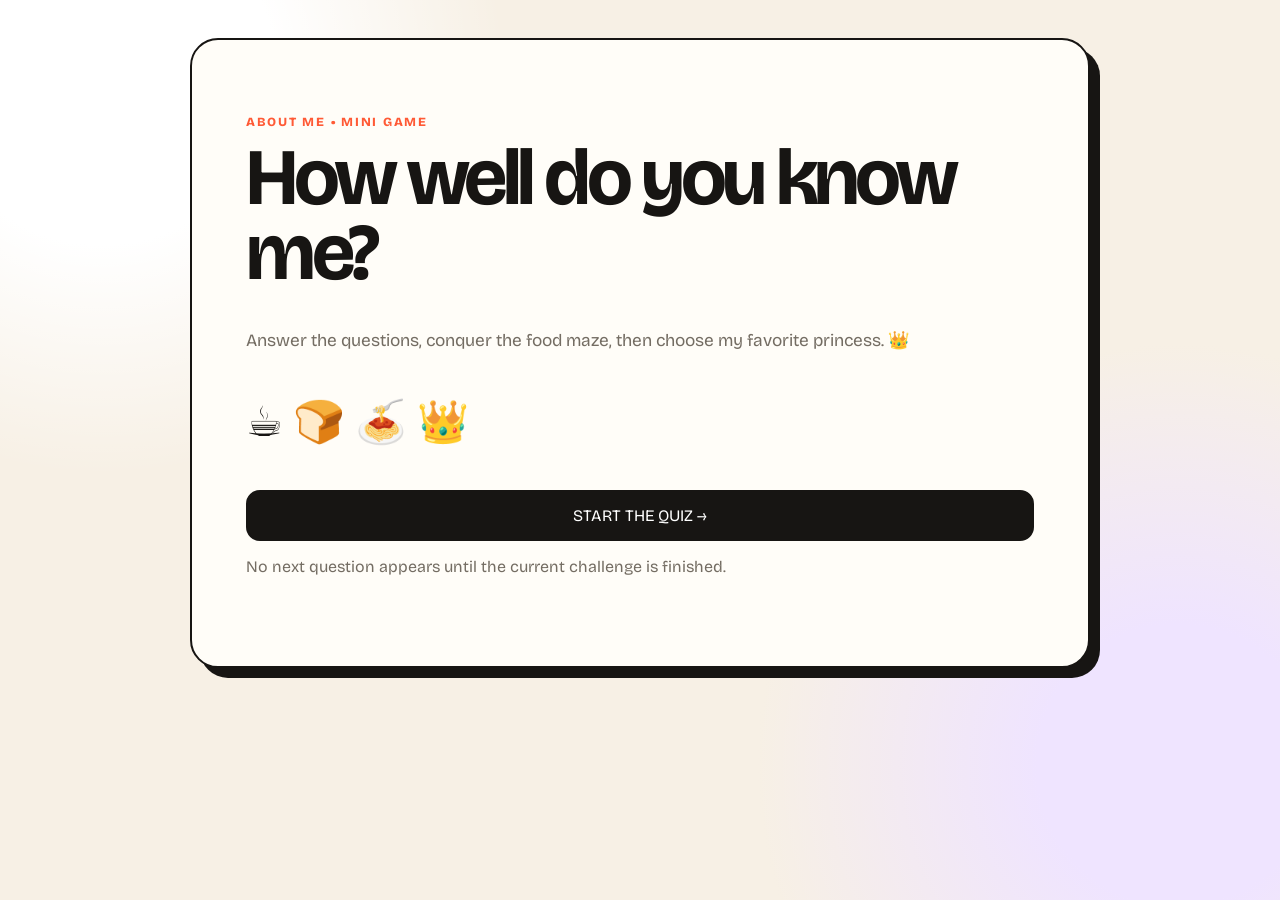
<file: index.html>
<!doctype html><html><head><meta charset='utf-8'><meta name='viewport' content='width=device-width,initial-scale=1'><title>About Me Quiz</title><link rel='stylesheet' href='style.css'></head><body><main class='shell'><section class='card hero'><div class='eyebrow'>ABOUT ME • MINI GAME</div><h1>How well do you know me?</h1><p class='subtitle'>Answer the questions, conquer the food maze, then choose my favorite princess. 👑</p><div class='hero-art'>☕ 🍞 🍝 👑</div><a class='primary' href='question1.html' onclick='Quiz.reset()'>START THE QUIZ →</a><p style='color:#746d63'>No next question appears until the current challenge is finished.</p></section></main><script src='effects.js'></script></body></html>
</file>
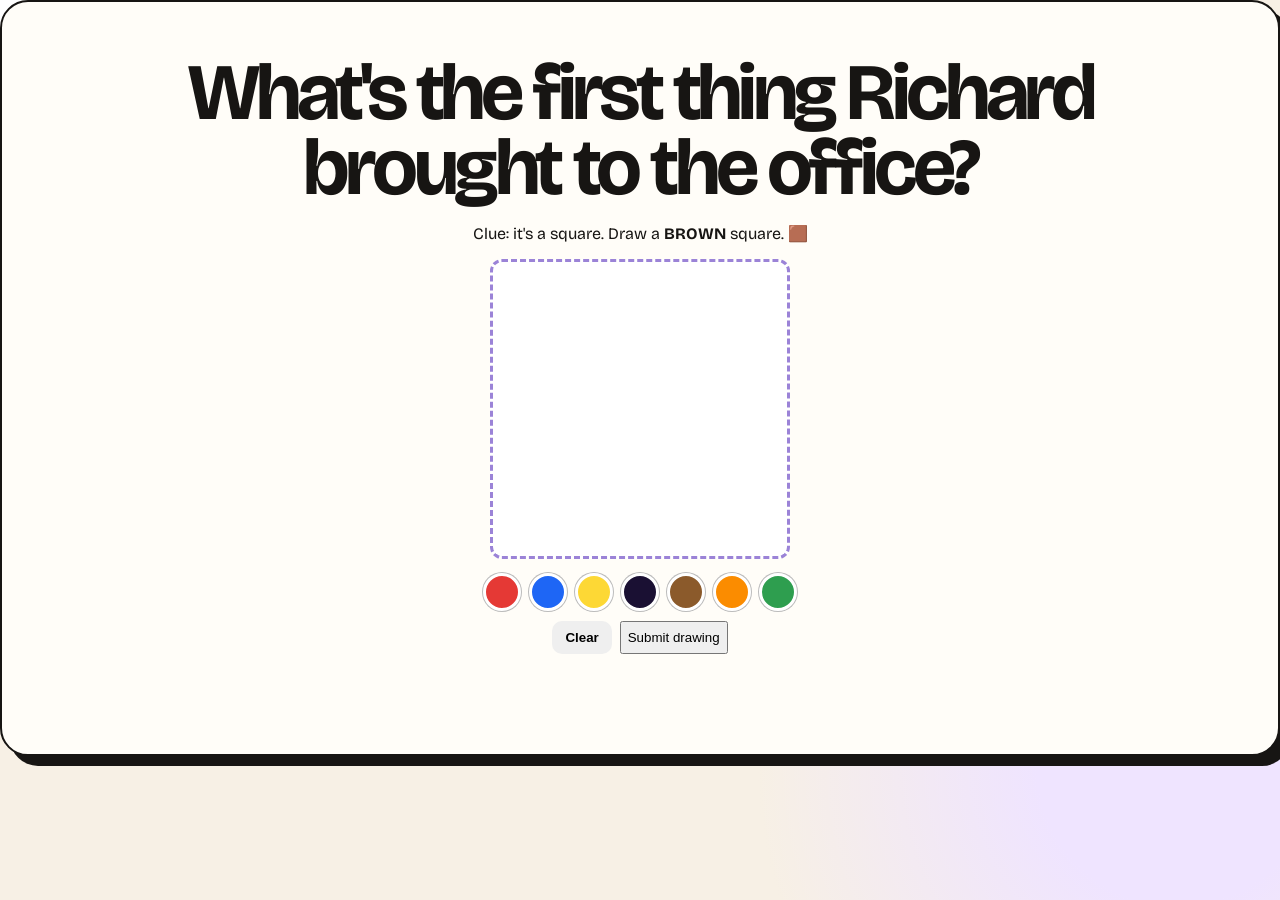
<file: drawing.html>
<!DOCTYPE html><html lang="en"><head><meta charset="UTF-8"><meta name="viewport" content="width=device-width,initial-scale=1"><title>Question 3</title><link rel="stylesheet" href="style.css"><style>.draw{text-align:center}.pad{width:min(300px,100%);height:auto;background:#fff;border:3px dashed #9b83d7;border-radius:12px;touch-action:none}.tools{display:flex;justify-content:center;gap:8px;flex-wrap:wrap;margin:10px}.color{width:38px;height:38px;border-radius:50%;border:3px solid white;box-shadow:0 0 0 1px #bbb;cursor:pointer}.small{padding:9px 13px;border:0;border-radius:10px;font-weight:800}</style></head><body data-step="3"><main class="stage"><header class="hud" id="hud"></header><section class="card draw"><h1 class="q">What's the first thing Richard brought to the office?</h1><p>Clue: it's a square. Draw a <b>BROWN</b> square. 🟫</p><canvas id="pad" class="pad" width="300" height="300"></canvas><div class="tools" id="colors"></div><div class="tools"><button class="small" id="clear">Clear</button><button class="btn" id="submit">Submit drawing</button></div><p id="feedback" class="feedback"></p><a id="next" class="btn next" href="question4.html" hidden>Next question →</a></section></main><script src="effects.js"></script><script>
const c=document.getElementById("pad"),x=c.getContext("2d"),colors=["#e53935","#1e66f5","#fdd835","#1a1033","#8b5a2b","#fb8c00","#2e9e4f"];let col="#1a1033",drawing=false,minX=999,minY=999,maxX=-1,maxY=-1,brown=0;
function point(e){let r=c.getBoundingClientRect();return{x:(e.clientX-r.left)*c.width/r.width,y:(e.clientY-r.top)*c.height/r.height}}
function down(e){drawing=true;let p=point(e);x.strokeStyle=col;x.lineWidth=7;x.lineCap="round";x.beginPath();x.moveTo(p.x,p.y);track(p)}
function move(e){if(!drawing)return;let p=point(e);x.lineTo(p.x,p.y);x.stroke();track(p)}
function up(){drawing=false}
function track(p){minX=Math.min(minX,p.x);minY=Math.min(minY,p.y);maxX=Math.max(maxX,p.x);maxY=Math.max(maxY,p.y);if(col==="#8b5a2b")brown++}
c.addEventListener("pointerdown",down);c.addEventListener("pointermove",move);window.addEventListener("pointerup",up);
colors.forEach(v=>{let b=document.createElement("button");b.className="color";b.style.background=v;b.onclick=()=>col=v;document.getElementById("colors").appendChild(b)});
document.getElementById("clear").onclick=()=>{x.clearRect(0,0,300,300);minX=999;minY=999;maxX=-1;maxY=-1;brown=0};
document.getElementById("submit").onclick=()=>{let w=maxX-minX+1,h=maxY-minY+1,ok=w>=70&&h>=70&&w/h>.6&&w/h<1.67&&brown>20;if(!ok){document.getElementById("feedback").className="feedback show bad";document.getElementById("feedback").textContent="✗ Draw a clear brown square! 🟫";showReaction(false,()=>{}) ;return}Quiz.answer(true,"Correct! That's the square! 🟫","Try the square again!",()=>{});document.getElementById("next").hidden=false};
</script></body></html>
</file>
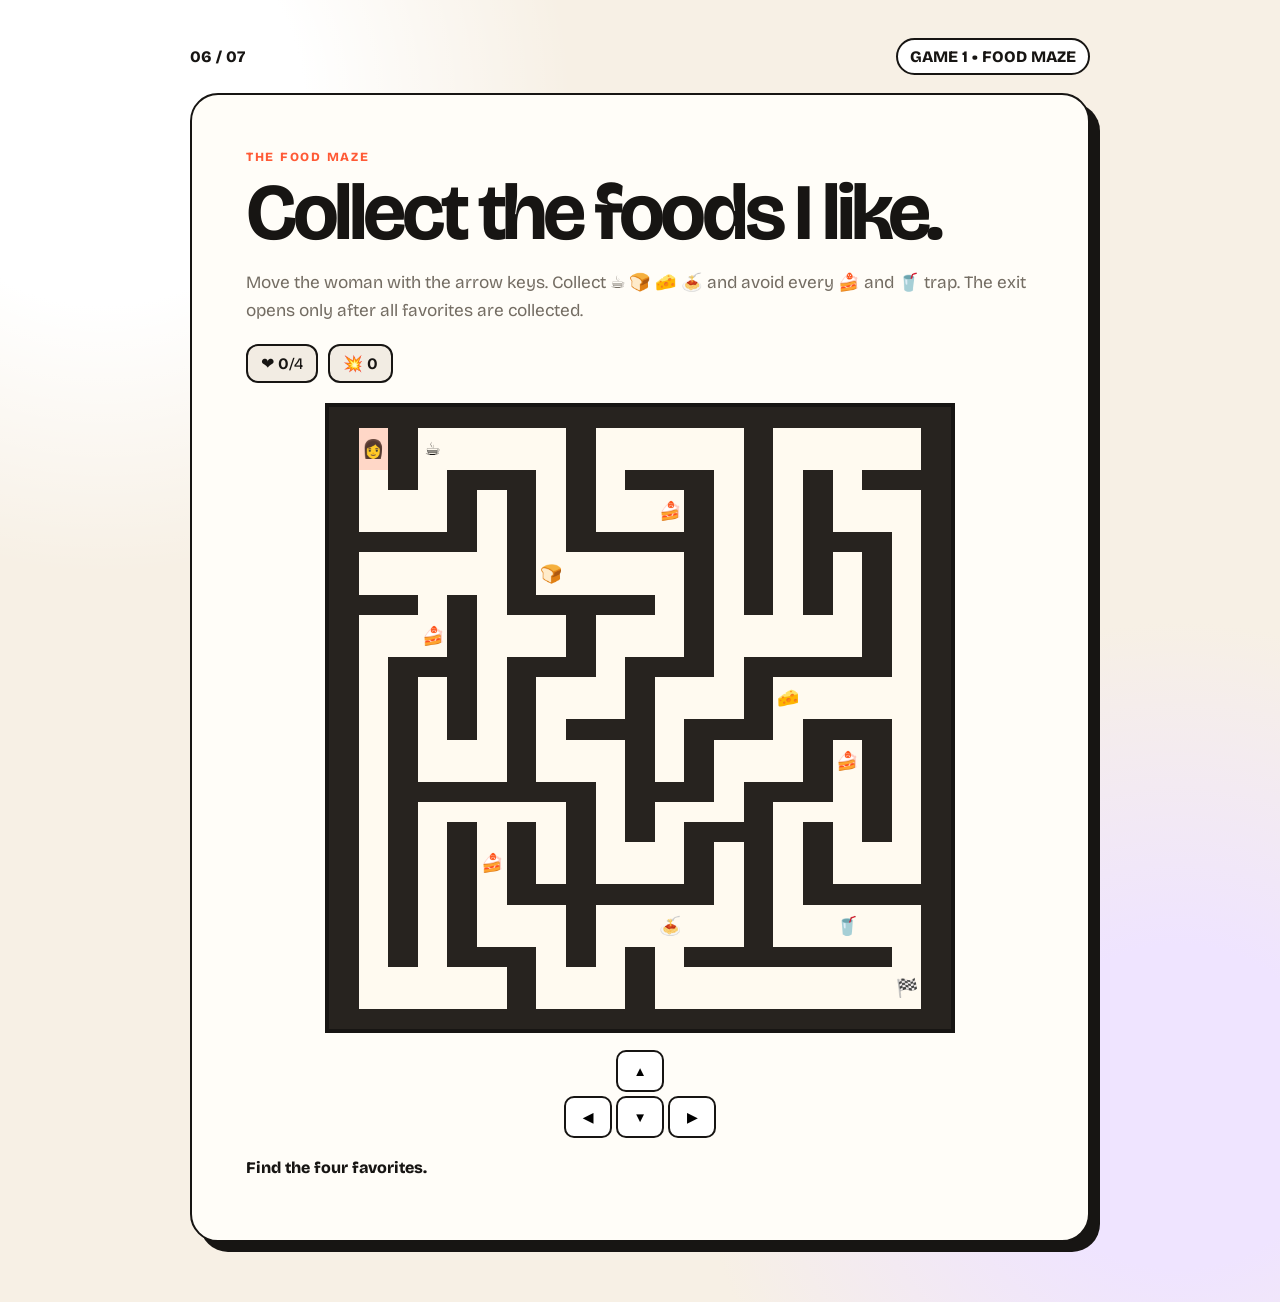
<file: maze-game.html>
<!doctype html><html><head><meta charset='utf-8'><meta name='viewport' content='width=device-width,initial-scale=1'><title>Food Maze</title><link rel='stylesheet' href='style.css'></head><body data-step='6'><main class='shell'><header class='top'><span>06 / 07</span><span class='pill'>GAME 1 • FOOD MAZE</span></header><section class='card'><div class='eyebrow'>THE FOOD MAZE</div><h1>Collect the foods I like.</h1><p class='subtitle'>Move the woman with the arrow keys. Collect ☕ 🍞 🧀 🍝 and avoid every 🍰 and 🥤 trap. The exit opens only after all favorites are collected.</p><div class='maze-stats'><div>❤️ <b id='good'>0</b>/4</div><div>💥 <b id='bad'>0</b></div></div><div id='maze' class='maze'></div><div class='controls'><button data-k='ArrowUp'>▲</button><div><button data-k='ArrowLeft'>◀</button><button data-k='ArrowDown'>▼</button><button data-k='ArrowRight'>▶</button></div></div><p id='msg' class='feedback'>Find the four favorites.</p><a id='next' class='primary next' href='question10.html' hidden>CONTINUE →</a></section></main><script src='maze-game.js'></script></body></html>
</file>
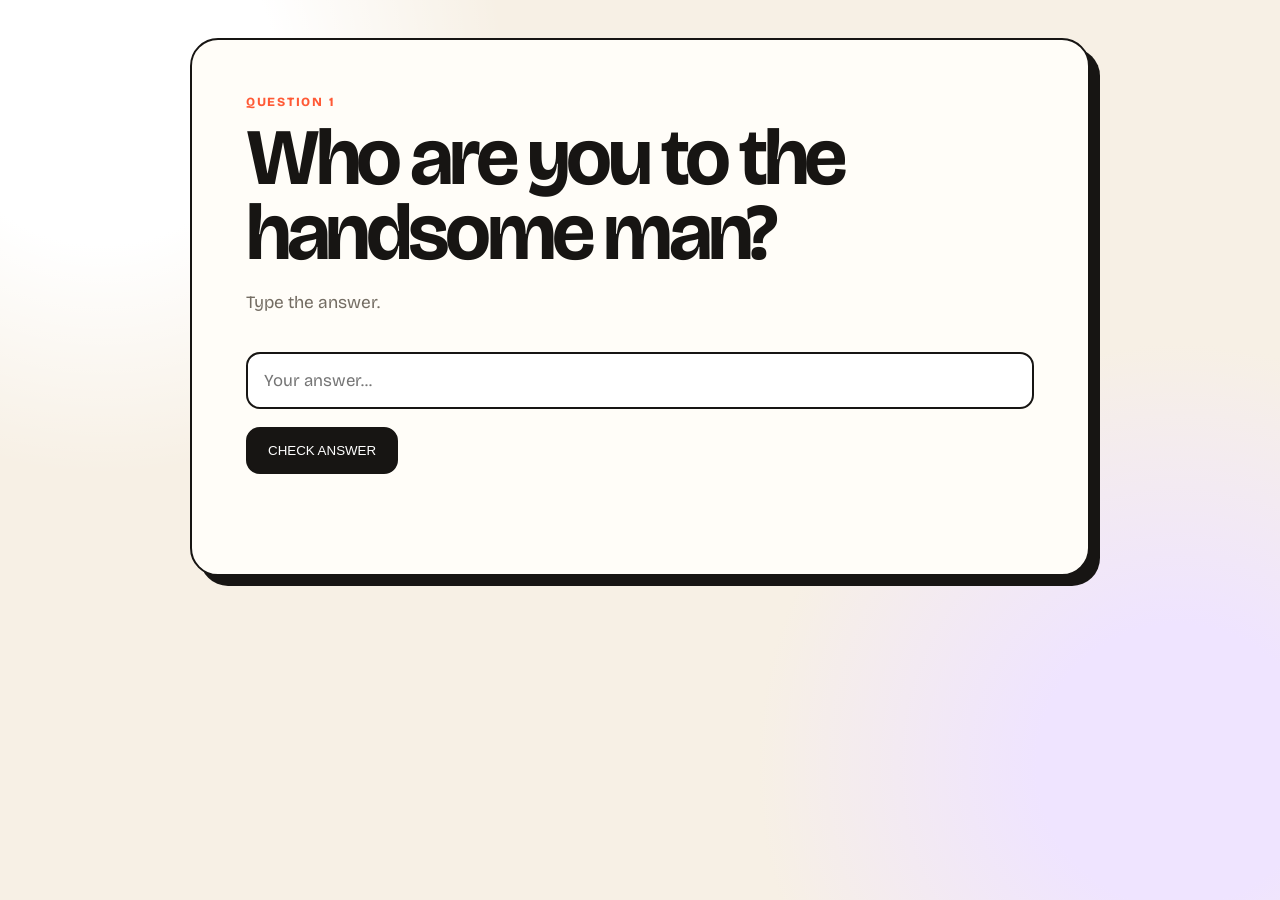
<file: question1.html>
<!doctype html><html><head><meta charset='utf-8'><meta name='viewport' content='width=device-width,initial-scale=1'><title>Question 1</title><link rel='stylesheet' href='style.css'></head><body data-step='1'><main class='shell'><section class='card'><div class='eyebrow'>QUESTION 1</div><h1>Who are you to the handsome man?</h1><p class='subtitle'>Type the answer.</p><form id='form'><input id='answer' class='text-input' placeholder='Your answer...'><button class='primary'>CHECK ANSWER</button></form><p id='feedback' class='feedback'></p><a id='next' class='primary next' href='question2.html' hidden>CONTINUE →</a></section></main><script src='effects.js'></script><script>Quiz.textGate({answers:['co-worker','coworker','workmate','workmates','officemate','officemates','friend'],right:'Correct! ✨',wrong:'Try again!'})</script></body></html>
</file>
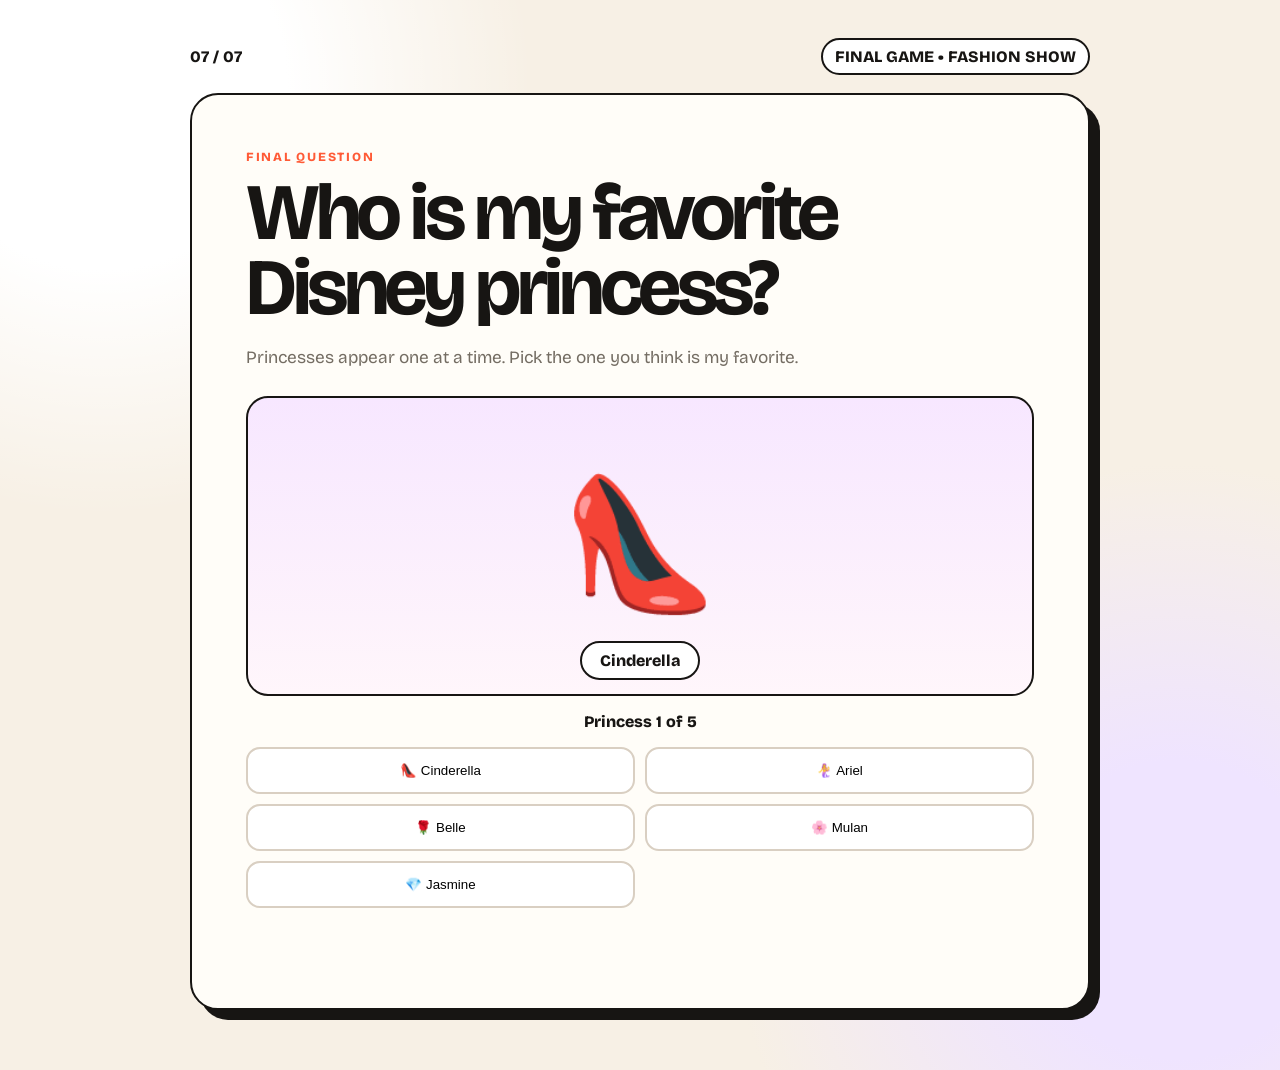
<file: question10.html>
<!doctype html><html><head><meta charset='utf-8'><meta name='viewport' content='width=device-width,initial-scale=1'><title>Final Question</title><link rel='stylesheet' href='style.css'></head><body data-step='7'><main class='shell'><header class='top'><span>07 / 07</span><span class='pill'>FINAL GAME • FASHION SHOW</span></header><section class='card'><div class='eyebrow'>FINAL QUESTION</div><h1>Who is my favorite Disney princess?</h1><p class='subtitle'>Princesses appear one at a time. Pick the one you think is my favorite.</p><div class='runway'><div id='princess' class='princess'>👠</div><div id='name' class='nameplate'>Cinderella</div></div><p id='round' style='text-align:center;font-weight:800'></p><div id='choices' class='princess-choices'></div><p id='feedback' class='feedback'></p><a id='results' class='primary next' href='results.html' hidden>SEE RESULTS →</a></section></main><script src='effects.js'></script><script src='princess.js'></script></body></html>
</file>
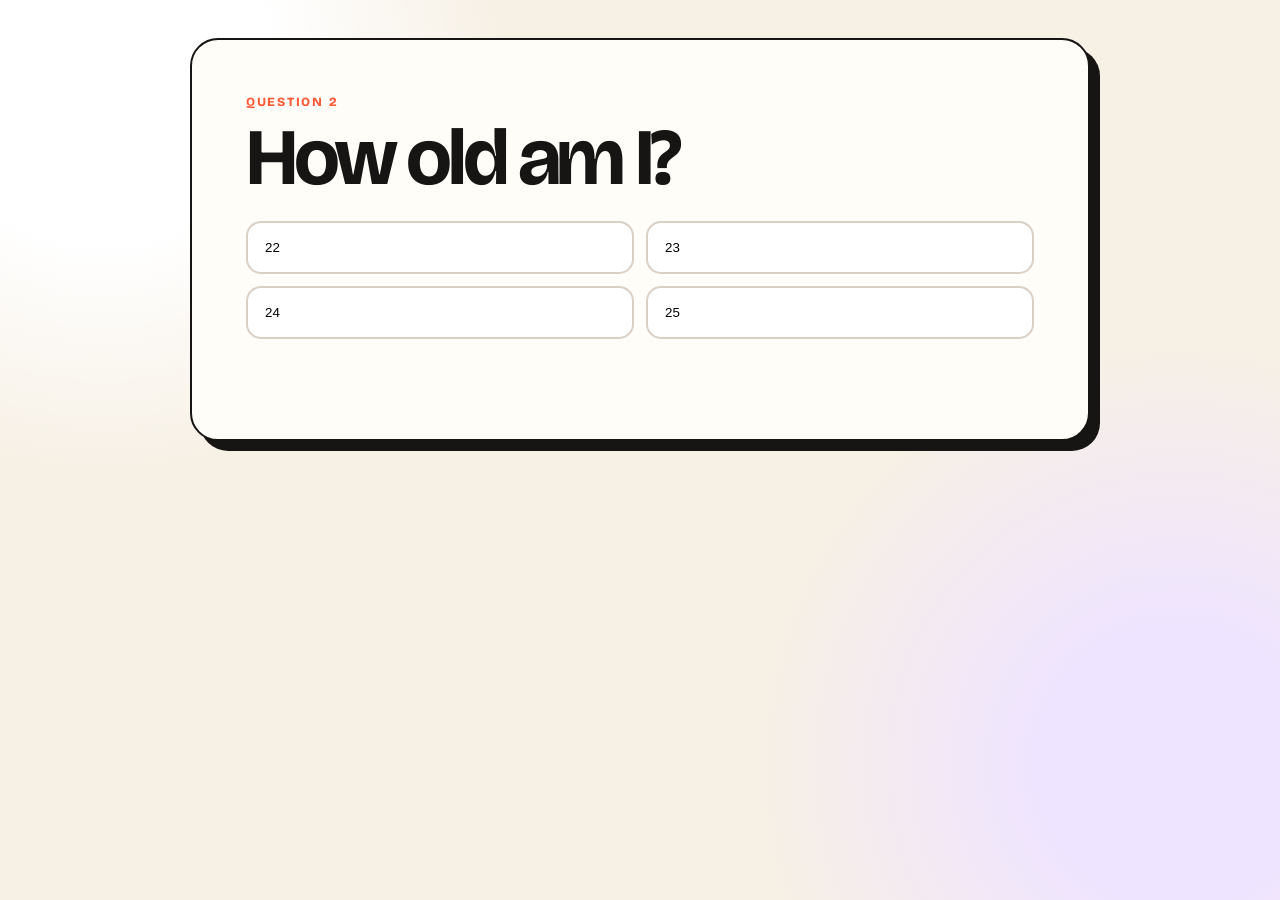
<file: question2.html>
<!doctype html><html><head><meta charset='utf-8'><meta name='viewport' content='width=device-width,initial-scale=1'><title>Question 2</title><link rel='stylesheet' href='style.css'></head><body data-step='2'><main class='shell'><section class='card'><div class='eyebrow'>QUESTION 2</div><h1>How old am I?</h1><div class='answers'><button class="answer" data-correct="false">22</button><button class="answer" data-correct="false">23</button><button class="answer" data-correct="true">24</button><button class="answer" data-correct="false">25</button></div><p id='feedback' class='feedback'></p><a id='next' class='primary next' href='' hidden>CONTINUE →</a></section></main><script src='effects.js'></script><script>Quiz.multipleChoice({right:'Correct! ✨',wrong:'Not quite. Try again next time!'})</script></body></html>
</file>
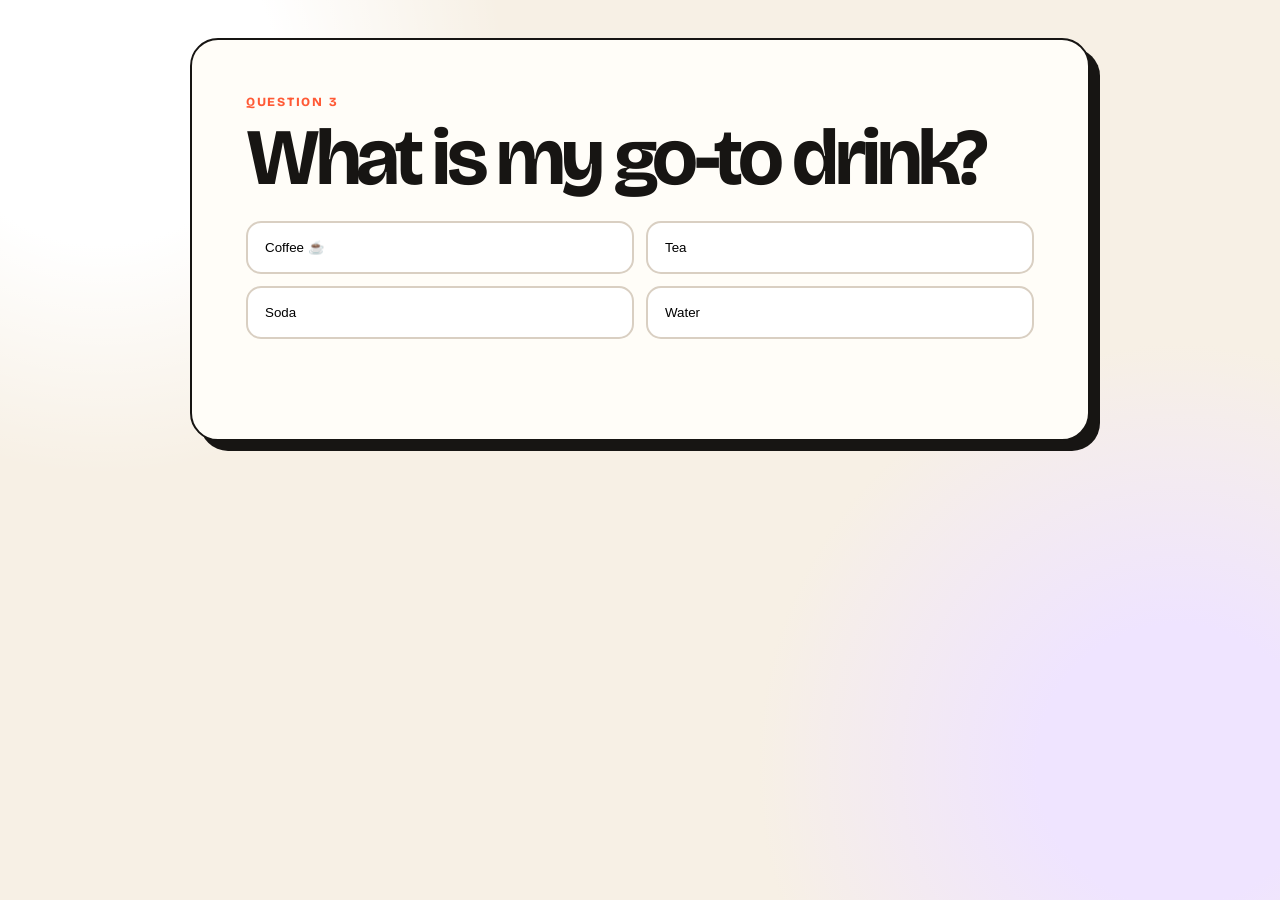
<file: question3.html>
<!doctype html><html><head><meta charset='utf-8'><meta name='viewport' content='width=device-width,initial-scale=1'><title>Question 3</title><link rel='stylesheet' href='style.css'></head><body data-step='3'><main class='shell'><section class='card'><div class='eyebrow'>QUESTION 3</div><h1>What is my go-to drink?</h1><div class='answers'><button class="answer" data-correct="true">Coffee ☕</button><button class="answer" data-correct="false">Tea</button><button class="answer" data-correct="false">Soda</button><button class="answer" data-correct="false">Water</button></div><p id='feedback' class='feedback'></p><a id='next' class='primary next' href='' hidden>CONTINUE →</a></section></main><script src='effects.js'></script><script>Quiz.multipleChoice({right:'Correct! ✨',wrong:'Not quite. Try again next time!'})</script></body></html>
</file>
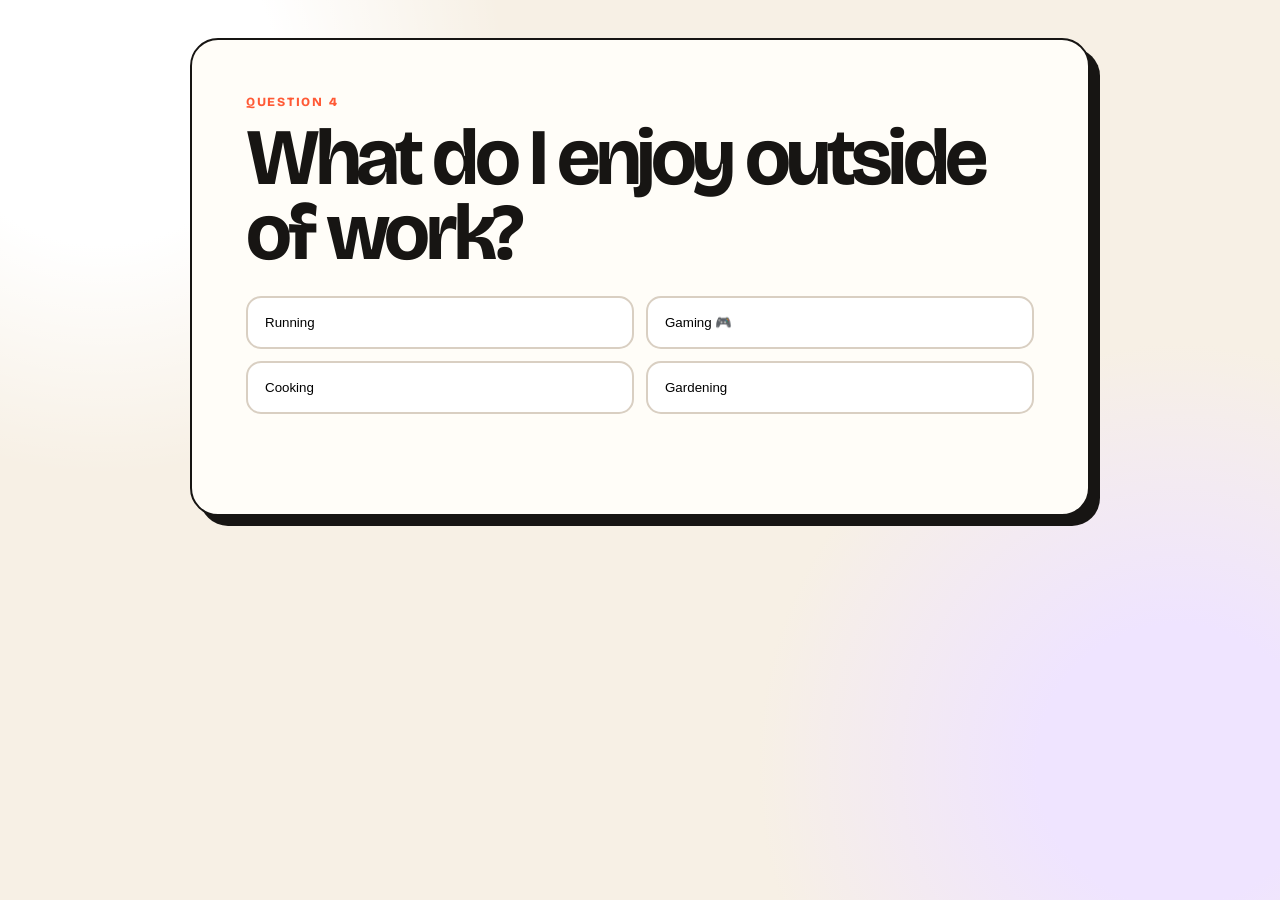
<file: question4.html>
<!doctype html><html><head><meta charset='utf-8'><meta name='viewport' content='width=device-width,initial-scale=1'><title>Question 4</title><link rel='stylesheet' href='style.css'></head><body data-step='4'><main class='shell'><section class='card'><div class='eyebrow'>QUESTION 4</div><h1>What do I enjoy outside of work?</h1><div class='answers'><button class="answer" data-correct="false">Running</button><button class="answer" data-correct="true">Gaming 🎮</button><button class="answer" data-correct="false">Cooking</button><button class="answer" data-correct="false">Gardening</button></div><p id='feedback' class='feedback'></p><a id='next' class='primary next' href='' hidden>CONTINUE →</a></section></main><script src='effects.js'></script><script>Quiz.multipleChoice({right:'Correct! ✨',wrong:'Not quite. Try again next time!'})</script></body></html>
</file>
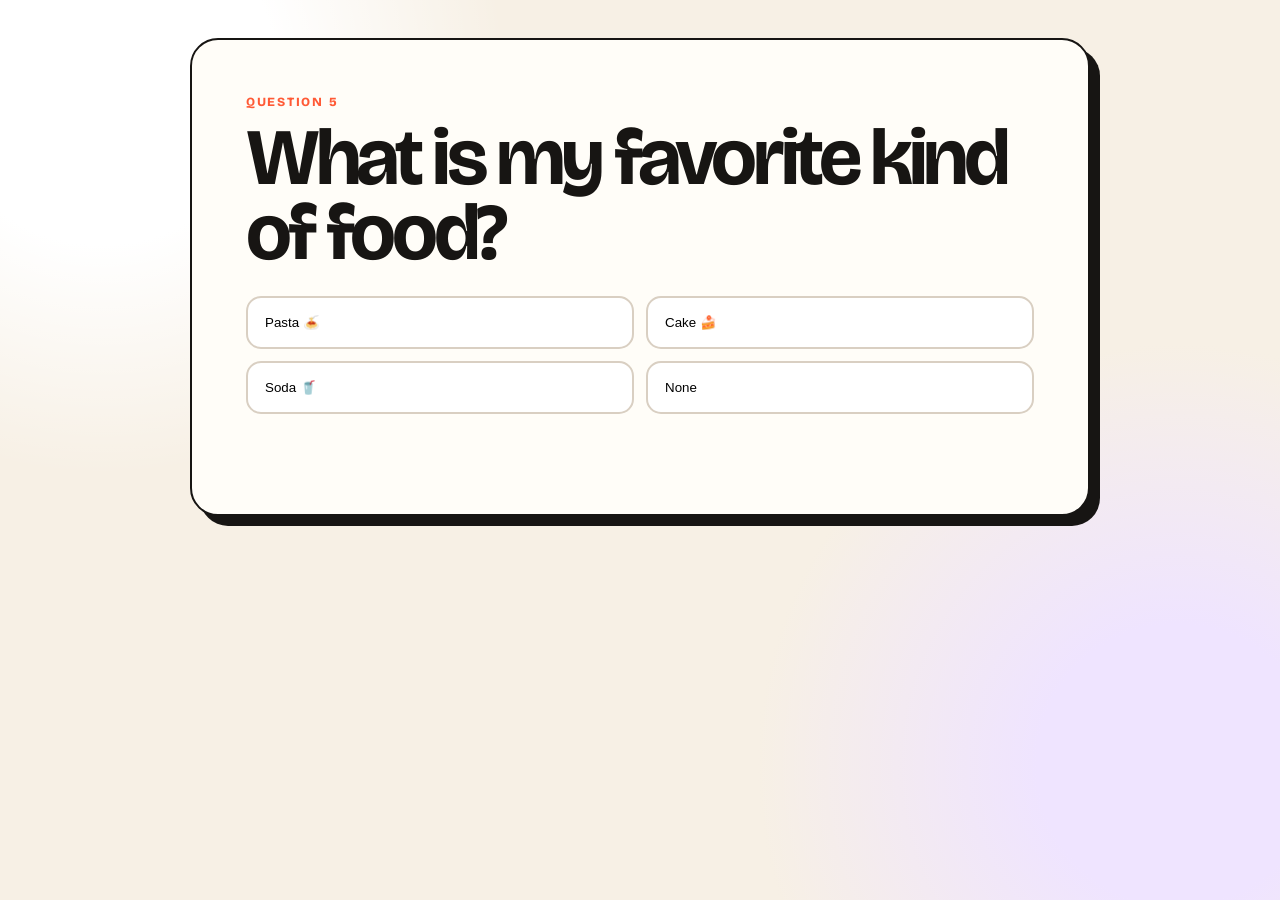
<file: question5.html>
<!doctype html><html><head><meta charset='utf-8'><meta name='viewport' content='width=device-width,initial-scale=1'><title>Question 5</title><link rel='stylesheet' href='style.css'></head><body data-step='5'><main class='shell'><section class='card'><div class='eyebrow'>QUESTION 5</div><h1>What is my favorite kind of food?</h1><div class='answers'><button class="answer" data-correct="true">Pasta 🍝</button><button class="answer" data-correct="false">Cake 🍰</button><button class="answer" data-correct="false">Soda 🥤</button><button class="answer" data-correct="false">None</button></div><p id='feedback' class='feedback'></p><a id='next' class='primary next' href='' hidden>CONTINUE →</a></section></main><script src='effects.js'></script><script>Quiz.multipleChoice({right:'Correct! ✨',wrong:'Not quite. Try again next time!'})</script></body></html>
</file>
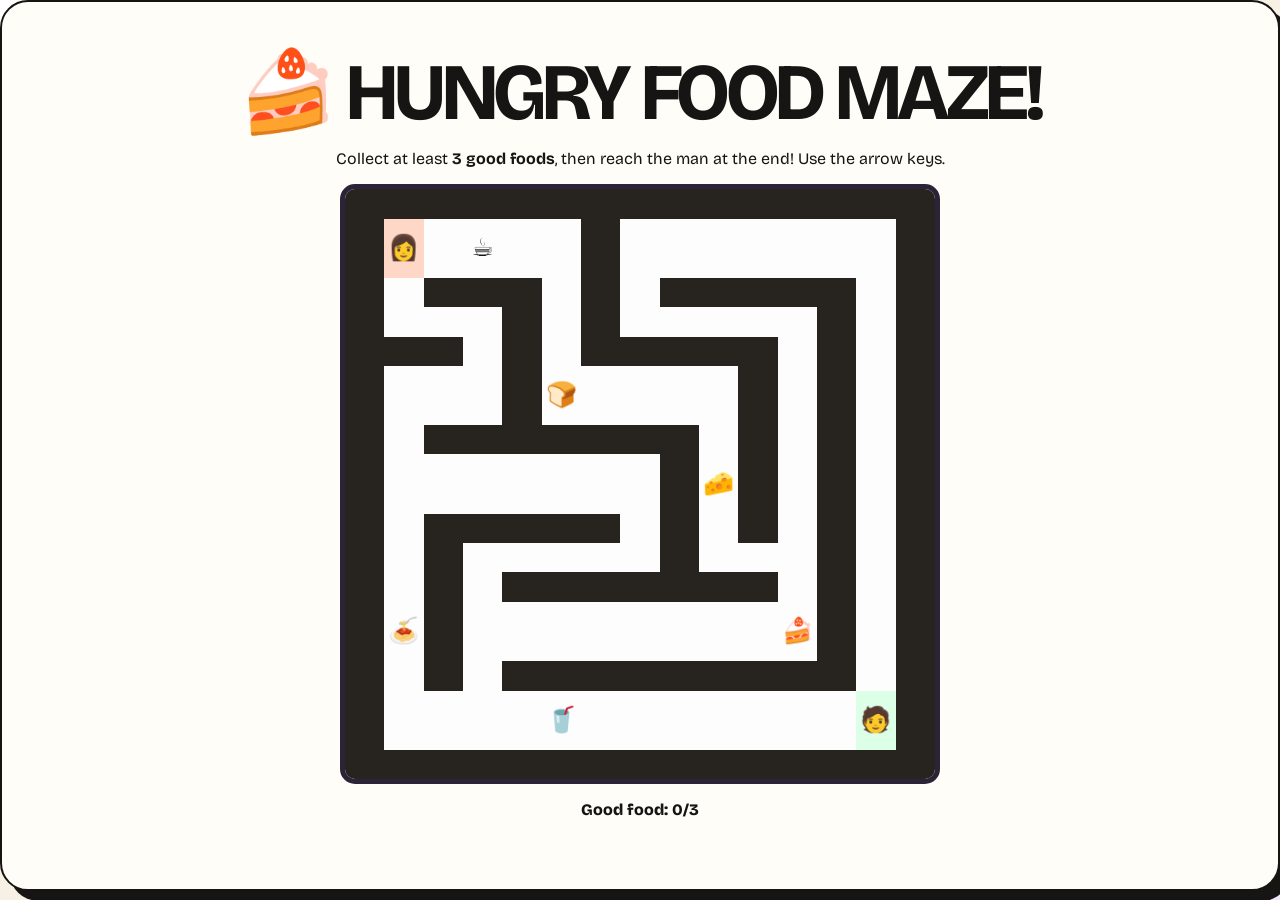
<file: question6.html>
<!DOCTYPE html>
<html lang="en">
<head><meta charset="UTF-8"><meta name="viewport" content="width=device-width,initial-scale=1"><title>Question 6 - Hungry Food Maze</title><link rel="stylesheet" href="style.css">
<style>
.maze-wrap{text-align:center}.maze{display:grid;grid-template-columns:repeat(15,1fr);width:min(600px,100%);aspect-ratio:1;margin:15px auto;border:5px solid #2b2438;border-radius:15px;overflow:hidden;background:#fff}.cell{display:grid;place-items:center;font-size:clamp(14px,3vw,25px);background:#fdfdfd}.wall{background:#413652}.food{cursor:default}.player{background:#d9f3ff}.finish{background:#dcffe8}.info{font-weight:800}.retry{display:none}.maze-btn{margin:6px}
</style></head>
<body data-step="6"><main class="stage"><header class="hud" id="hud"></header><section class="card maze-wrap"><h1 class="q">🍰 HUNGRY FOOD MAZE!</h1><p>Collect at least <b>3 good foods</b>, then reach the man at the end! Use the arrow keys.</p><div id="maze" class="maze"></div><p class="info" id="info">Good food: 0/3</p><button class="btn maze-btn retry" id="retry">Try again</button><a id="next" class="btn maze-btn" href="question7.html" hidden>Continue to Question 7 →</a></section></main><script src="effects.js"></script><script>
const grid=["111111111111111","100000100000001","101110101111101","100010100000101","111010111110101","100010000010101","101111111010101","100000001010101","101111101010101","101000001000101","101011111110101","101000000000101","101011111111101","100000000000001","111111111111111"],N=15,maze=document.getElementById("maze"),info=document.getElementById("info"),retry=document.getElementById("retry"),next=document.getElementById("next");let p,g;const foods=[{x:3,y:1,e:"☕"},{x:5,y:5,e:"🍞"},{x:9,y:7,e:"🧀"},{x:1,y:11,e:"🍝"},{x:11,y:11,e:"🍰",bad:true},{x:5,y:13,e:"🥤",bad:true}];
function start(){p={x:1,y:1};g=0;render();info.textContent="Good food: 0/3";retry.style.display="none";next.hidden=true}
function render(){maze.innerHTML="";for(let y=0;y<N;y++)for(let x=0;x<N;x++){let d=document.createElement("div");d.className="cell "+(grid[y][x]==="1"?"wall":"");let f=foods.find(a=>a.x===x&&a.y===y);if(f){d.textContent=f.e;d.classList.add("food")}if(p.x===x&&p.y===y){d.textContent="👩";d.classList.add("player")}if(x===13&&y===13){d.textContent="🧑";d.classList.add("finish")}maze.appendChild(d)}}
function move(dx,dy){let nx=p.x+dx,ny=p.y+dy;if(grid[ny][nx]==="1")return;p.x=nx;p.y=ny;let i=foods.findIndex(a=>a.x===p.x&&a.y===p.y);if(i>=0){let f=foods[i];if(f.bad){info.textContent="😱 OOPS! That's a trap food!";retry.style.display="inline-block";window.removeEventListener("keydown",key);return}else{g++;foods.splice(i,1);info.textContent=`Good food: ${g}/3`}}if(p.x===13&&p.y===13){if(g>=3){Quiz.answer(true,"You fed yourself and reached the finish! 🍰","Not enough good food!",()=>{});next.hidden=false}else{info.textContent="You need at least 3 good foods!";retry.style.display="inline-block";return}}render()}
function key(e){let m={ArrowUp:[0,-1],ArrowDown:[0,1],ArrowLeft:[-1,0],ArrowRight:[1,0]}[e.key];if(m){e.preventDefault();move(...m)}}
retry.onclick=start;window.addEventListener("keydown",key);start();
</script></body></html>
</file>
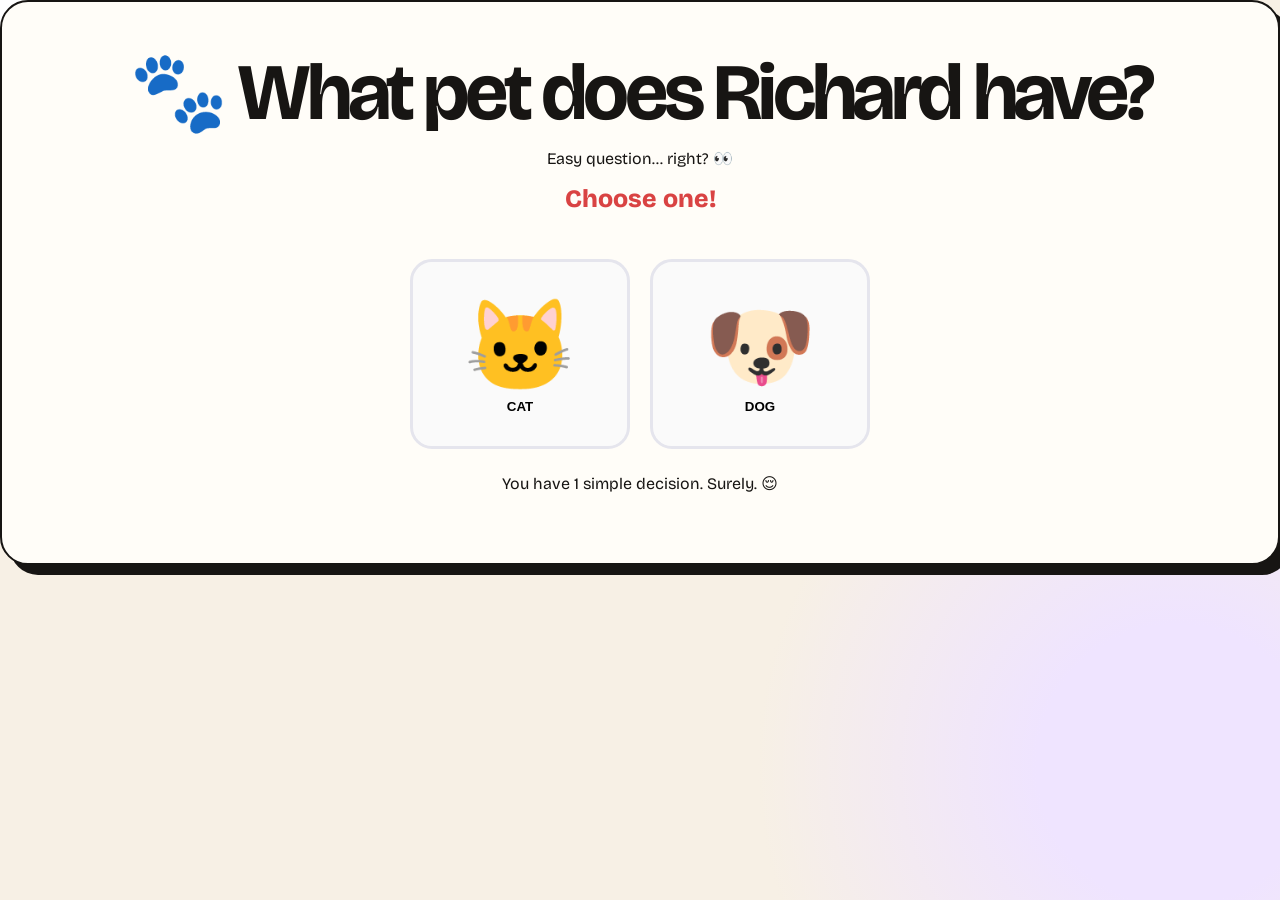
<file: question8.html>
<!DOCTYPE html><html lang="en"><head><meta charset="UTF-8"><meta name="viewport" content="width=device-width,initial-scale=1"><title>Question 8 - Pet Trap</title><link rel="stylesheet" href="style.css"><style>.pets{display:flex;gap:20px;justify-content:center;margin:25px 0}.pet{flex:1;max-width:220px;min-height:190px;border:3px solid #e5e5ed;border-radius:22px;background:#fafafa;cursor:pointer;font-weight:900;transition:.35s}.pet .emoji{display:block;font-size:90px}.pet.selected{transform:scale(.88);background:#fff0f0;border-color:#ff7675}.pet.other{transform:scale(1.08);background:#e8fff4;border-color:#20bf6b}.message{min-height:50px;font-size:25px;font-weight:900;color:#d94343}.reveal{display:none;padding:18px;border-radius:18px;background:#fff1c7}.reveal.show{display:block}</style></head><body data-step="8"><main class="stage"><header class="hud" id="hud"></header><section class="card" style="text-align:center"><h1 class="q">🐾 What pet does Richard have?</h1><p>Easy question... right? 👀</p><div id="message" class="message">Choose one!</div><div class="pets"><button id="cat" class="pet"><span class="emoji">🐱</span>CAT</button><button id="dog" class="pet"><span class="emoji">🐶</span>DOG</button></div><p id="counter">You have 1 simple decision. Surely. 😌</p><div id="reveal" class="reveal"></div></section></main><script src="effects.js"></script><script>
(()=>{let cat=document.getElementById("cat"),dog=document.getElementById("dog"),msg=document.getElementById("message"),counter=document.getElementById("counter"),reveal=document.getElementById("reveal"),clicks=0,locked=false;const prompts=["Are you sure? 🤨","Weeeh? Sure? 😭","Final answer? 👀","Totoong totoo na talaga?? 💀"];function choose(sel,other){if(locked)return;clicks++;sel.classList.add("selected");sel.classList.remove("other");other.classList.add("other");other.classList.remove("selected");msg.textContent=prompts[clicks-1];counter.textContent="You picked "+sel.textContent.trim()+". Panindigan mo ba? 👀";if(clicks<4)return;locked=true;cat.disabled=dog.disabled=true;let ok=sel===cat;msg.textContent=ok?"AYYYY! ALAM MO PALA! 🐱":"HA?! DOG TALAGA?! 😭";reveal.classList.add("show");reveal.innerHTML=ok?`<h2>🐱 TAMA! IT'S A CAT!</h2><p>Richard has a cat! You survived the interrogation. 😂</p><a class="btn" href="question9.html">Continue to Question 9 →</a>`:`<h2>🐱 MALI! IT'S A CAT!</h2><p>RICHARD HAS A CAT, NOT A DOG! 😭</p><a class="btn" href="question9.html">Continue to Question 9 →</a>`;Quiz.answer(ok,"Correct! Richard has a cat! 🐱","Wrong! Richard has a cat, not a dog! 🐱",()=>{})}cat.onclick=()=>choose(cat,dog);dog.onclick=()=>choose(dog,cat)})();
</script></body></html>
</file>
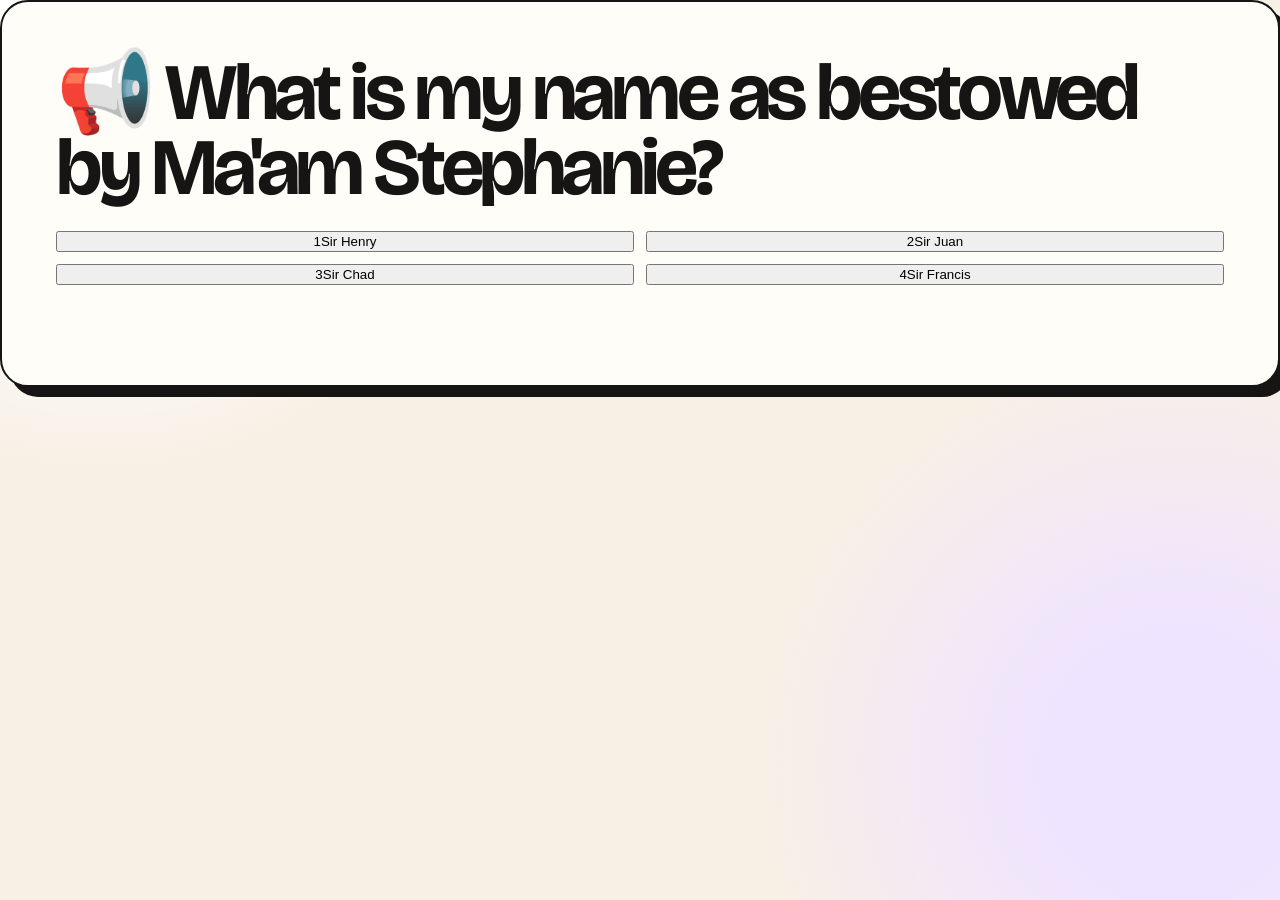
<file: question9.html>
<!DOCTYPE html><html lang="en"><head><meta charset="UTF-8"><meta name="viewport" content="width=device-width,initial-scale=1"><title>Question 9</title><link rel="stylesheet" href="style.css"></head><body data-step="9"><main class="stage"><header class="hud" id="hud"></header><section class="card"><h1 class="q">📢 What is my name as bestowed by Ma'am Stephanie?</h1><div class="answers"><button class="tile" data-correct="false"><span class="key">1</span>Sir Henry</button><button class="tile" data-correct="false"><span class="key">2</span>Sir Juan</button><button class="tile" data-correct="false"><span class="key">3</span>Sir Chad</button><button class="tile" data-correct="true"><span class="key">4</span>Sir Francis</button></div><p id="feedback" class="feedback"></p><a id="next" class="btn next" href="question10.html" hidden>Continue to Question 10 →</a></section></main><script src="effects.js"></script><script>Quiz.multipleChoice({right:"CORRECT! 🫡 SIR FRANCIS AT YOUR SERVICE!",wrong:"MALI! SIR FRANCIS PO! 😭"});</script></body></html>
</file>
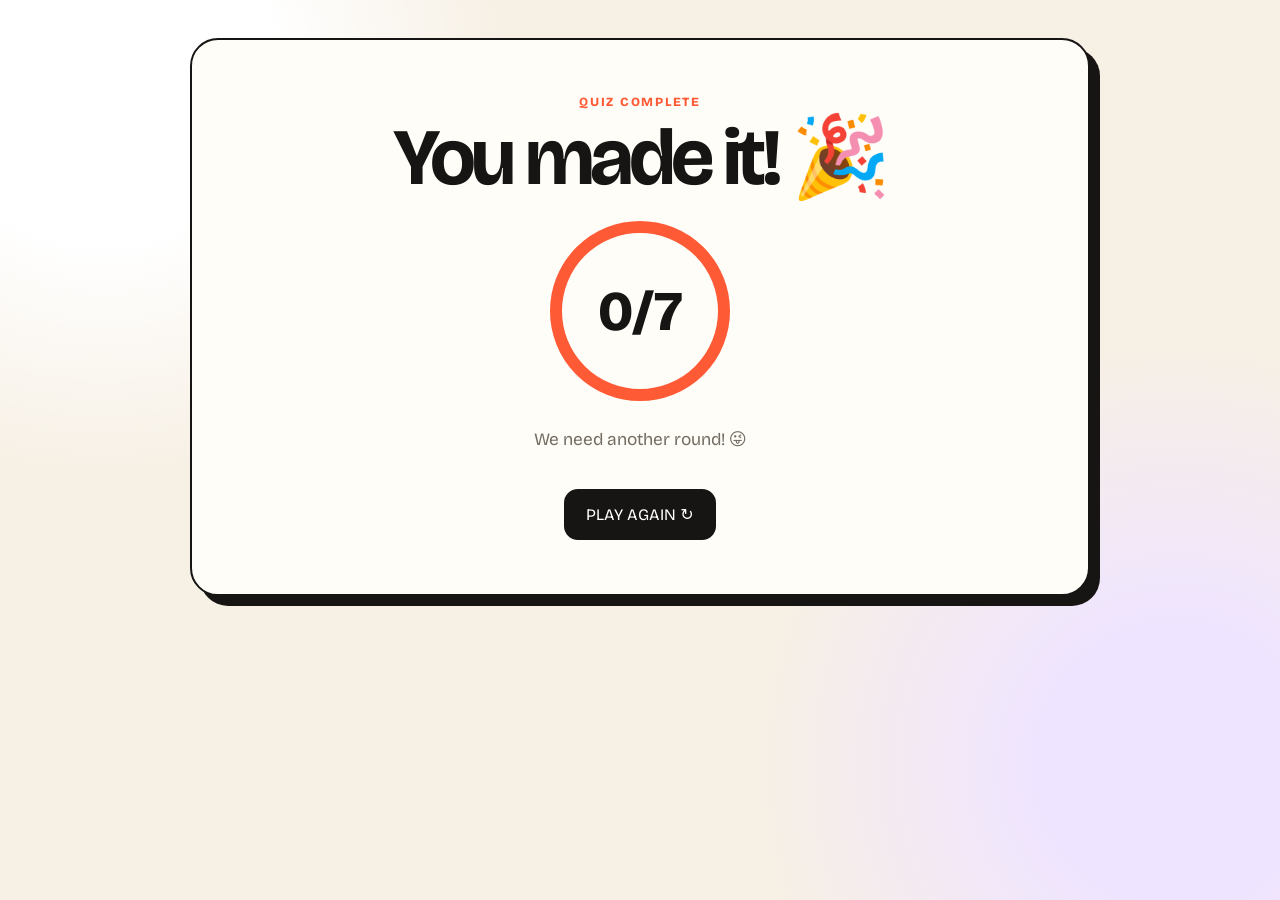
<file: results.html>
<!doctype html><html><head><meta charset='utf-8'><meta name='viewport' content='width=device-width,initial-scale=1'><title>Results</title><link rel='stylesheet' href='style.css'></head><body><main class='shell'><section class='card' style='text-align:center'><div class='eyebrow'>QUIZ COMPLETE</div><h1>You made it! 🎉</h1><div class='score-ring'><span id='score'>0</span>/7</div><p id='message' class='subtitle'></p><a class='primary' href='index.html' onclick='Quiz.reset()'>PLAY AGAIN ↻</a></section></main><script src='effects.js'></script><script>let s=Quiz.state();document.getElementById('score').textContent=s.score;document.getElementById('message').textContent=s.score===7?'PERFECT! You know me so well! 🌟':s.score>=5?'Pretty good! 🎉':'We need another round! 😜';</script></body></html>
</file>
<file: style.css>
@import url('https://fonts.googleapis.com/css2?family=Bricolage+Grotesque:wght@500;600;700;800&display=swap');
:root{--bg:#f7f0e5;--paper:#fffdf8;--ink:#171513;--muted:#746d63;--line:#d9cfc2;--accent:#ff5a36;--good:#167a49;--bad:#b42318}*{box-sizing:border-box}body{margin:0;min-height:100vh;background:radial-gradient(circle at 8% 8%,#fff 0 12%,transparent 28%),radial-gradient(circle at 92% 85%,#efe4ff 0 10%,transparent 30%),var(--bg);color:var(--ink);font-family:'Bricolage Grotesque',system-ui,sans-serif}.shell{width:min(900px,92vw);margin:auto;padding:38px 0 60px}.card{background:var(--paper);border:2px solid var(--ink);border-radius:28px;padding:clamp(25px,5vw,54px);box-shadow:10px 10px 0 var(--ink)}.hero{min-height:70vh;display:flex;flex-direction:column;justify-content:center}.eyebrow{font-size:.78rem;font-weight:800;letter-spacing:.14em;color:var(--accent);margin-bottom:12px}.card h1{font-size:clamp(2.4rem,7vw,5rem);line-height:.94;letter-spacing:-.055em;margin:0 0 18px}.subtitle{font-size:1.08rem;line-height:1.6;color:var(--muted)}.hero-art{font-size:2.6rem;display:flex;gap:15px;margin:25px 0}.top{display:flex;justify-content:space-between;align-items:center;margin-bottom:18px;font-weight:800}.pill{border:2px solid var(--ink);border-radius:999px;padding:7px 12px;background:#fff}.primary{display:inline-flex;justify-content:center;align-items:center;text-decoration:none;background:var(--ink);color:#fff;border:2px solid var(--ink);border-radius:14px;padding:14px 20px;margin-top:18px;font:800 1rem inherit;cursor:pointer}.primary:hover{transform:translateY(-2px);box-shadow:4px 4px 0 var(--accent)}.answers{display:grid;grid-template-columns:1fr 1fr;gap:12px;margin-top:25px}.answer{background:#fff;border:2px solid var(--line);border-radius:15px;padding:17px;text-align:left;font:700 1rem inherit;cursor:pointer}.answer:hover:not(:disabled){border-color:var(--ink);transform:translateY(-2px)}.answer.correct{border-color:var(--good);background:#e8f8ef}.text-input{width:100%;padding:16px;border:2px solid var(--ink);border-radius:14px;font:inherit;font-size:1.05rem;margin-top:18px}.feedback{min-height:28px;font-weight:800;margin:18px 0 0}.success{color:var(--good)}.fail{color:var(--bad)}.next[hidden]{display:none}.maze-stats{display:flex;gap:10px;flex-wrap:wrap;margin:20px 0}.maze-stats div{padding:8px 13px;border:2px solid var(--ink);border-radius:12px;background:#f2ece3}.maze{width:min(630px,100%);aspect-ratio:1;margin:auto;border:4px solid var(--ink);display:grid;grid-template-columns:repeat(21,1fr);background:#151515}.maze .wall{background:#27231f}.maze .path{background:#fffaf0;display:grid;place-items:center;font-size:clamp(8px,1.8vw,18px)}.maze .player{background:#ffd7c7}.controls{text-align:center;margin-top:15px}.controls button{width:48px;height:42px;margin:2px;border:2px solid var(--ink);border-radius:10px;background:#fff;font-weight:800;cursor:pointer}.runway{height:300px;margin:24px 0 12px;border:2px solid var(--ink);border-radius:22px;background:linear-gradient(#f7e7ff,#fff6fb);display:flex;flex-direction:column;align-items:center;justify-content:center;position:relative}.princess{font-size:8rem}.nameplate{position:absolute;bottom:14px;background:#fff;border:2px solid var(--ink);border-radius:999px;padding:8px 18px;font-weight:800}.princess-choices{display:grid;grid-template-columns:1fr 1fr;gap:10px}.princess-choice{padding:14px;border:2px solid var(--line);border-radius:14px;background:#fff;font:800 1rem inherit;cursor:pointer}.princess-choice.wrong{background:#ffe7e4;border-color:var(--bad)}.princess-choice.correct{background:#e8f8ef;border-color:var(--good)}.score-ring{width:180px;height:180px;border:12px solid var(--accent);border-radius:50%;display:flex;align-items:center;justify-content:center;margin:25px auto;font-size:3.5rem;font-weight:800}.confetti{position:fixed;inset:0;pointer-events:none;z-index:50}.confetti i{position:absolute;top:-20px;font-style:normal;font-size:24px;animation:fall 1.3s linear forwards}@keyframes fall{to{top:105vh;transform:rotate(500deg)}}@media(max-width:650px){.answers,.princess-choices{grid-template-columns:1fr}.card{box-shadow:7px 7px 0 var(--ink)}}
</file>
